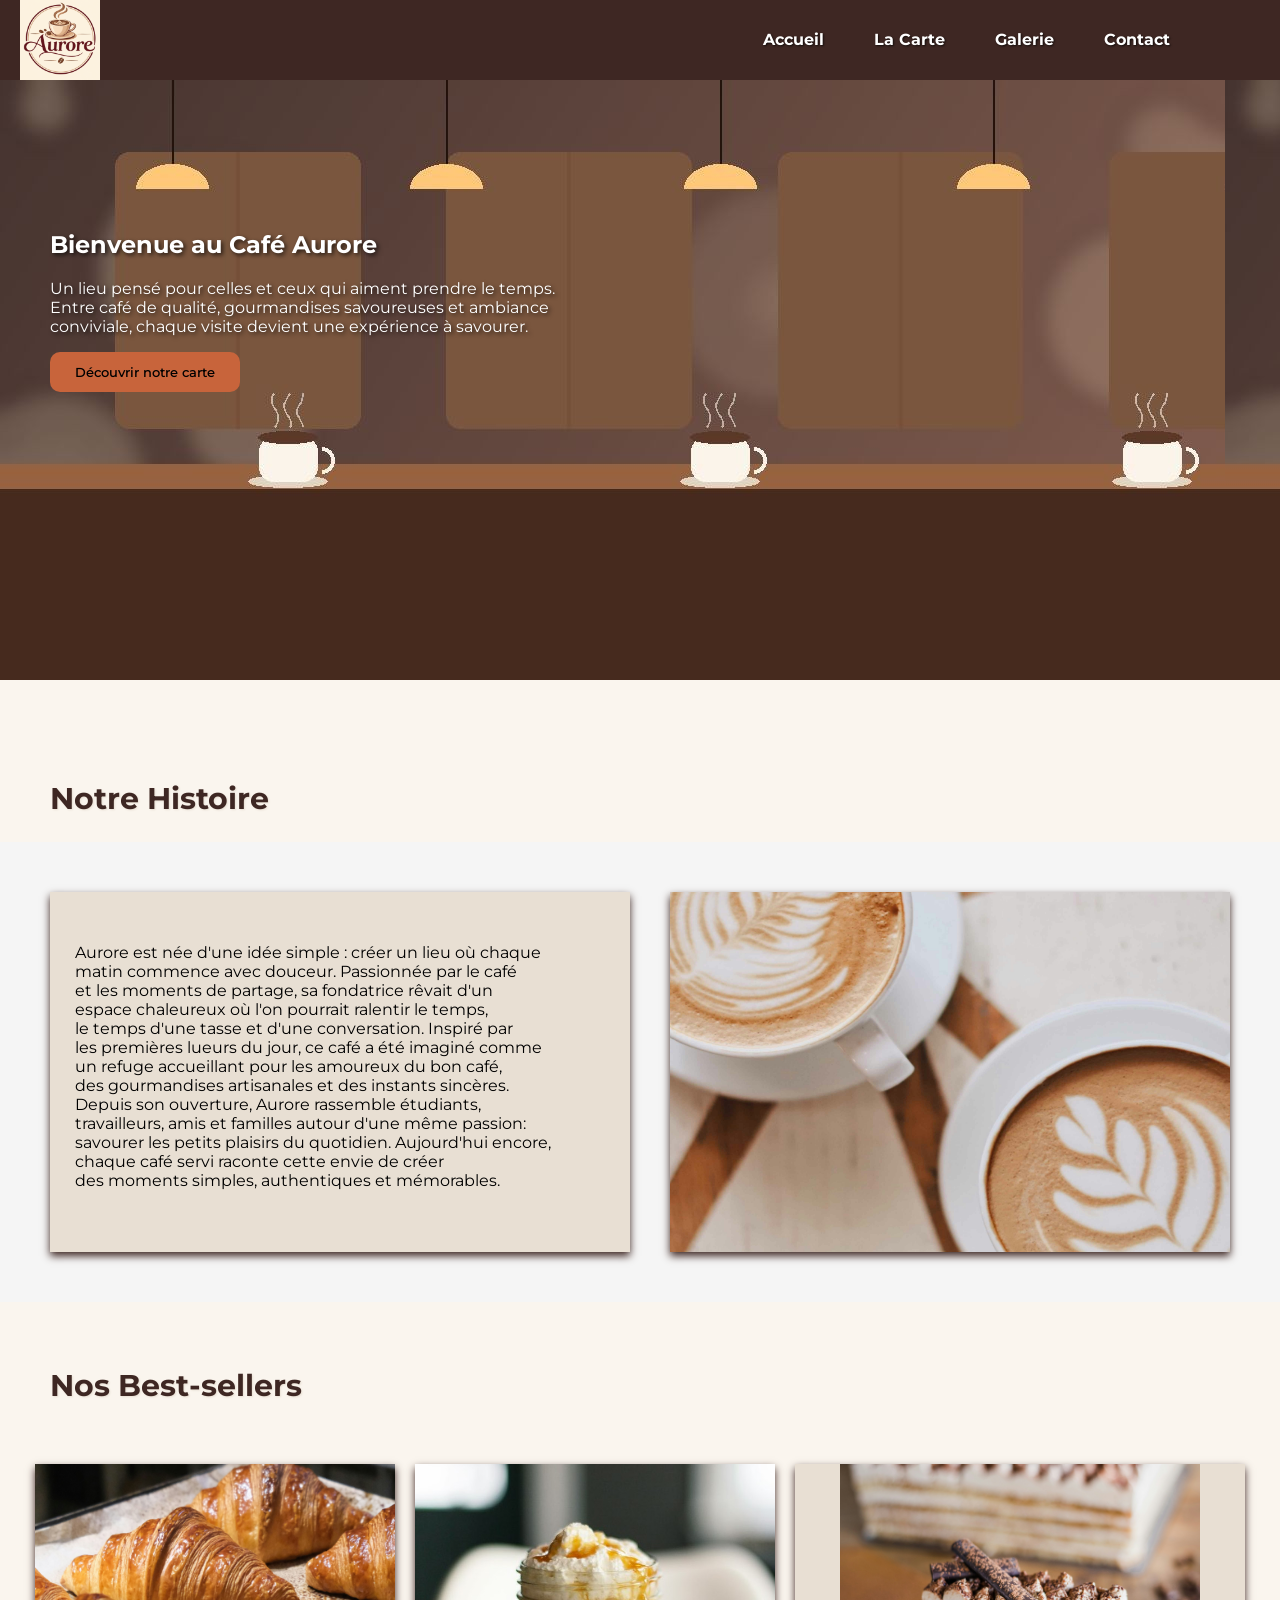
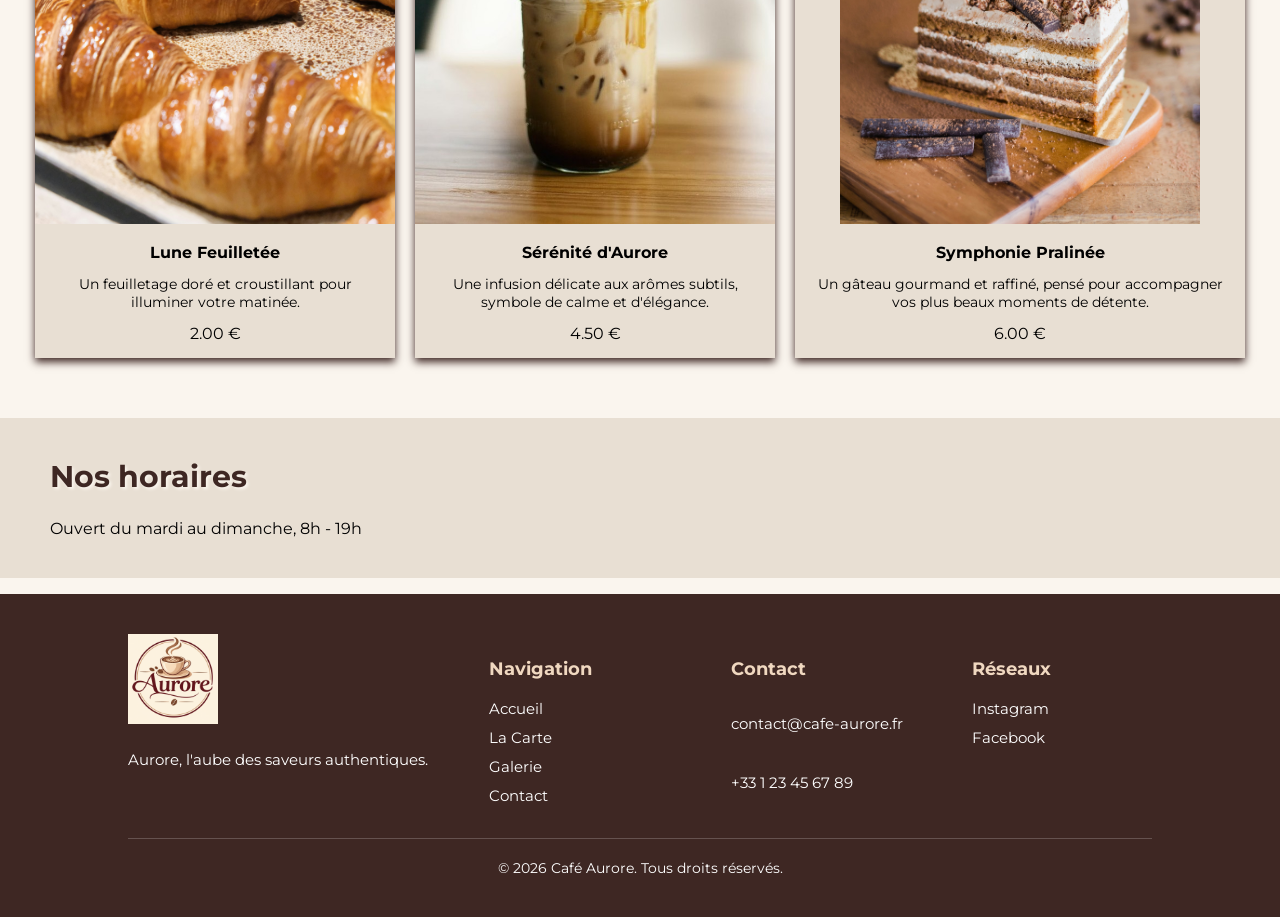
<file: html/index.html>
<!DOCTYPE html>
<html lang="en">
<head>
    <meta charset="UTF-8">
    <meta name="viewport" content="width=device-width, initial-scale=1.0">
    <title>Accueil</title>
    <link rel="preconnect" href="https://fonts.googleapis.com">
<link rel="preconnect" href="https://fonts.gstatic.com" crossorigin>
<link href="https://fonts.googleapis.com/css2?family=Montserrat:ital,wght@0,100..900;1,100..900&display=swap" rel="stylesheet">
    <link rel="stylesheet" href="/css/style.css">
</head>
<body>
    <header>
        <div class="logo">
            <img style="width: 80px; height: 80px;" src="/img/Logo café Aurore au café fumant.png" alt="Logo">
        </div>
        <div class="header-content"></div>
        <nav>
            <ul class="menu0">
                <li><a href="index.html">Accueil</a></li>
                <li><a href="carte.html">La Carte</a></li>
                <li><a href="galerie.html">Galerie</a></li>
                <li><a href="contact.html">Contact</a></li>
            </ul>
        </nav>
    </header>
    <main>
        <section id="z1">
            <h1 class="welcome">Bienvenue au Café Aurore</h1>
            <p class="welcome">Un lieu pensé pour celles et ceux qui aiment prendre le temps.<br> Entre café de qualité, gourmandises savoureuses et ambiance<br>conviviale, chaque visite devient une expérience à savourer.</p>
            <a href="carte.html"><input type="button" value="Découvrir notre carte" class="btn"></a>
        </section>

        <section id="z2">
            <h2 class="histoire">Notre Histoire</h2>
                <div class="story">
                    <div style="width: 560px;" class="story-text">
                        <p>Aurore est née d'une idée simple : créer un lieu où chaque <br> matin commence avec douceur. Passionnée par le café<br>et les moments de partage, sa fondatrice rêvait d'un<br>espace chaleureux où l'on pourrait ralentir le temps,<br>le temps d'une tasse et d'une conversation.

                            Inspiré par<br>les premières lueurs du jour, ce café a été imaginé comme <br>un refuge accueillant pour les amoureux du bon café,<br>des gourmandises artisanales et des instants sincères.<br>Depuis son ouverture, Aurore rassemble étudiants,<br>travailleurs, amis et familles autour d'une même passion:<br> savourer les petits plaisirs du quotidien.

                            Aujourd'hui encore, chaque café servi raconte cette envie de créer <br> des moments simples, authentiques et mémorables.</p>
                    </div>
                    <div style="width: 560px; height: 360px;" class="story-img">
                        <img style="width: 560px; height: 360px;" src="/img/tabitha-turner-CdZcOCBUP98-unsplash.jpg" alt="Story Image">
                    </div>
                </div>
        </section>

        <section id="z3">
            <h2 class="coeur">Nos Best-sellers</h2>
                <div class="cadre">
                    <div class="c1">
                        <div>
                            <img style="width: 360px; height: 360px;" src="/img/arh-lee-P3uyZxdjhX8-unsplash.jpg" alt="Galerie Image 1">
                        </div>
                        <div>
                            <ul>
                                <li class="product-name"><b>Lune Feuilletée</b></li>
                                <li class="product-description">Un feuilletage doré et croustillant pour illuminer votre matinée.</li>
                                <li class="price">2.00 €</li>
                            </ul>
                        </div>
                    </div>
                    <div class="c2">
                        <div>
                            <img style="width: 360px; height: 360px;" src="/img/kari-shea-1e5V69AQjgA-unsplash.jpg" alt="Galerie Image 2">
                        </div>
                        <div>
                            <ul>
                                <li class="product-name"><b>Sérénité d'Aurore</b></li>
                                <li class="product-description">Une infusion délicate aux arômes subtils, symbole de calme et d'élégance.</li>
                                <li class="price">4.50 €</li>
                            </ul>
                        </div>
                    </div>
                    <div class="c3">
                        <div>
                            <img style="width: 360px; height: 360px;" src="/img/anthony-espinosa-6iqpLKqeaE0-unsplash.jpg" alt="Galerie Image 3">
                        </div>
                        <div>
                            <ul>
                                <li class="product-name"><b>Symphonie Pralinée</b></li>
                                <li class="product-description">Un gâteau gourmand et raffiné, pensé pour accompagner vos plus beaux moments de détente.</li>
                                <li class="price">6.00 €</li>
                            </ul>
                        </div>
                    </div>
            </div>
        </section>

        <section id="z4">
            <h2>Nos horaires</h2>
            <p>Ouvert du mardi au dimanche, 8h - 19h</p>
        </section>

    </main>

    <footer>
        <div class="footer-container">

            <div class="footer-col">
                <img src="/img/Logo café Aurore au café fumant.png" alt="Logo Aurore">
                <p>Aurore, l'aube des saveurs authentiques.</p>
            </div>

            <div class="footer-col">
                <h4>Navigation</h4>
                <a href="index.html">Accueil</a>
                <a href="carte.html">La Carte</a>
                <a href="galerie.html">Galerie</a>
                <a href="contact.html">Contact</a>
            </div>

            <div class="footer-col">
                <h4>Contact</h4>
                <p>contact@cafe-aurore.fr</p>
                <p>+33 1 23 45 67 89</p>
            </div>

            <div class="footer-col">
                <h4>Réseaux</h4>
                <a href="#">Instagram</a>
                <a href="#">Facebook</a>
            </div>

        </div>

        <div class="footer-bottom">
            © 2026 Café Aurore. Tous droits réservés.
        </div>
</footer>
</body>
</html>
</file>
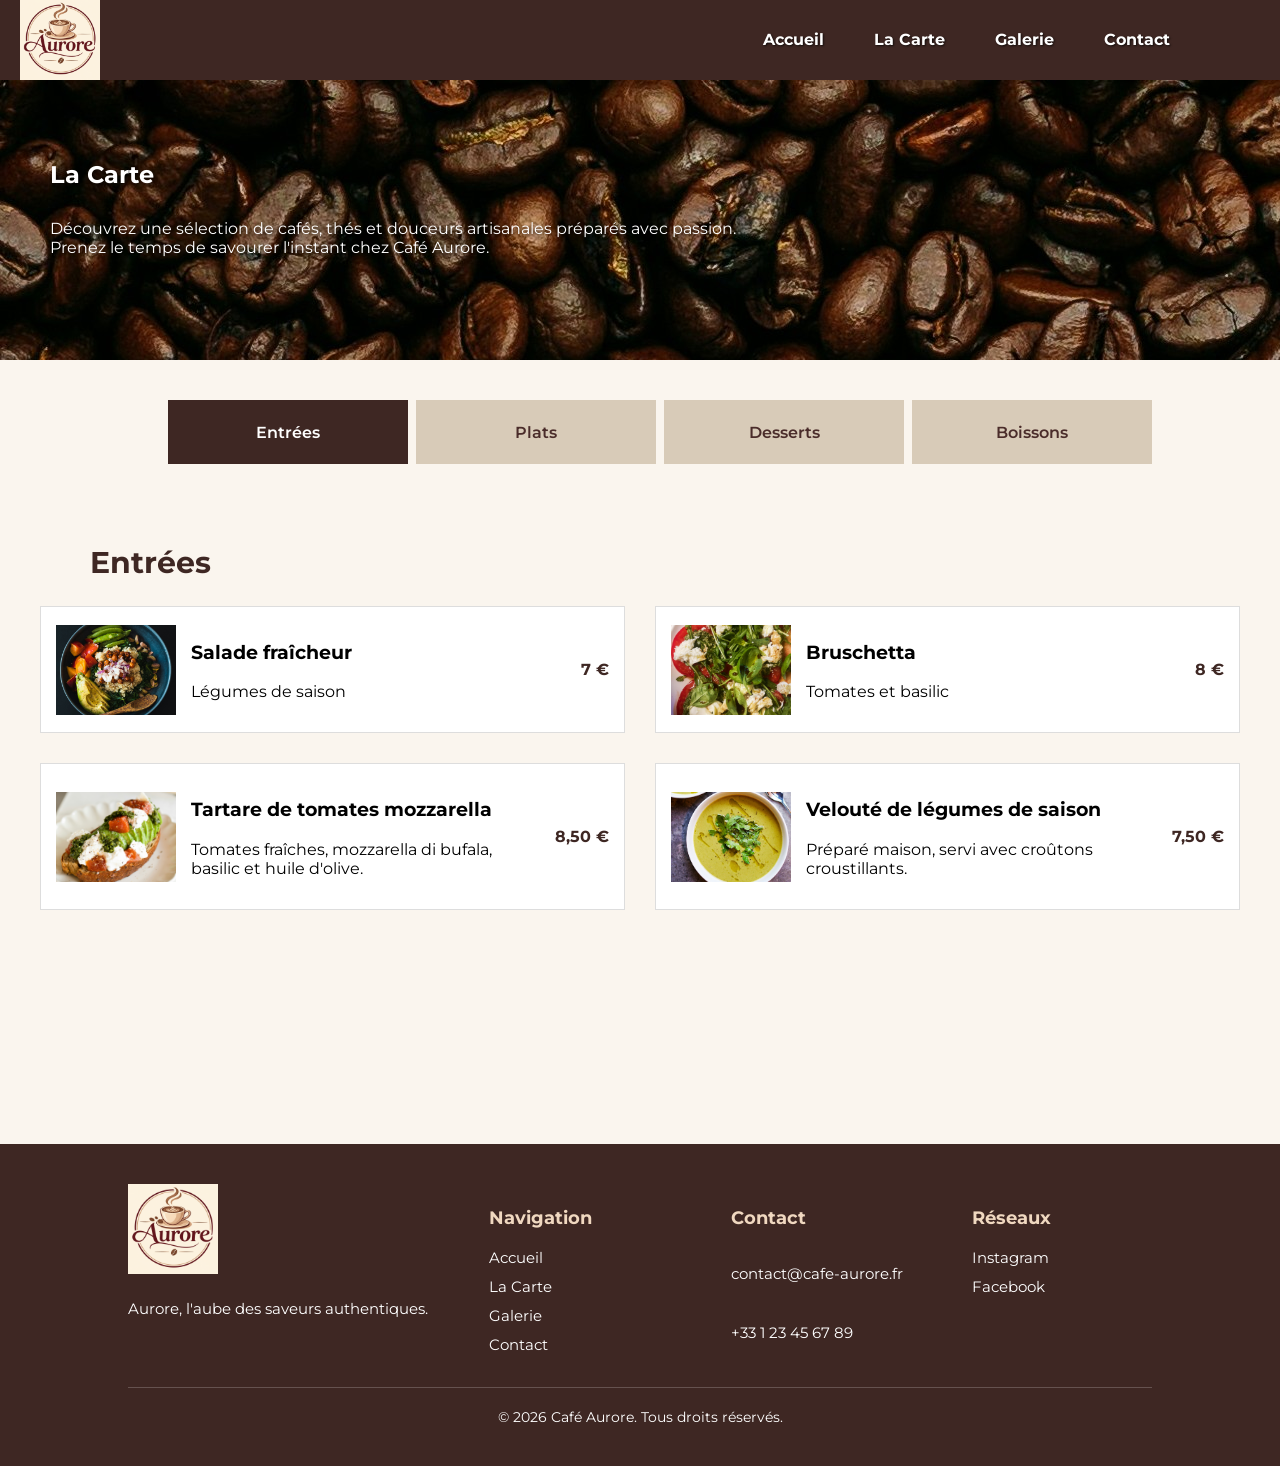
<file: html/carte.html>
<!DOCTYPE html>
<html lang="en">
<head>
    <meta charset="UTF-8">
    <meta name="viewport" content="width=device-width, initial-scale=1.0">
    <title>La Carte</title>
    <link rel="stylesheet" href="/css/style.css">
    <link rel="preconnect" href="https://fonts.gstatic.com" crossorigin>
    <link href="https://fonts.googleapis.com/css2?family=Montserrat:ital,wght@0,100..900;1,100..900&display=swap" rel="stylesheet">
</head>
<body>
    <header>
        <div class="logo">
            <img style="width: 80px; height: 80px;" src="/img/Logo café Aurore au café fumant.png" alt="Logo">
        </div>
        <div class="header-content"></div>
        <nav>
            <ul class="menu0">
                <li><a href="index.html">Accueil</a></li>
                <li><a href="carte.html">La Carte</a></li>
                <li><a href="galerie.html">Galerie</a></li>
                <li><a href="contact.html">Contact</a></li>
            </ul>
        </nav>
    </header>

    <main>
        <section id="bandeau">
            <h1 class="titre1">La Carte</h1>
            <p class="titre2">Découvrez une sélection de cafés, thés et douceurs artisanales préparés avec passion.<br>Prenez le temps de savourer l'instant chez Café Aurore.</p>
        </section>
    <section class="menu">
            <input type="radio" name="onglet" id="entrees" checked>
            <input type="radio" name="onglet" id="plats">
            <input type="radio" name="onglet" id="desserts">
            <input type="radio" name="onglet" id="boissons">

            <div class="tabs">
                <label for="entrees">Entrées</label>
                <label for="plats">Plats</label>
                <label for="desserts">Desserts</label>
                <label for="boissons">Boissons</label>
            </div>

            <div class="contenus">

                <div class="tab-content content-entrees">
                    <h2>Entrées</h2>

                    <div class="cards">
                        <article class="card">
                            <img src="/img/sonny-mauricio-yhc4pSbl01A-unsplash.jpg" alt="">
                            <div>
                                <h3>Salade fraîcheur</h3>
                                <p>Légumes de saison</p>
                            </div>
                            <span>7 €</span>
                        </article>

                        <article class="card">
                            <img src="/img/lobacheva-ina-2qsJ_jZ7aTQ-unsplash.jpg" alt="">
                            <div>
                                <h3>Bruschetta</h3>
                                <p>Tomates et basilic</p>
                            </div>
                            <span>8 €</span>
                        </article>
                        <article class="card">
                            <img src="/img/bakd-raw-by-karolin-baitinger-UQd2-fWoYp4-unsplash.jpg" alt="">
                            <div>
                                <h3>Tartare de tomates mozzarella</h3>
                                <p>Tomates fraîches, mozzarella di bufala, basilic et huile d'olive.</p>
                            </div>
                            <span>8,50 €</span>
                        </article>
                        <article class="card">
                            <img src="/img/megan-bucknall-qav5LFLbSUk-unsplash.jpg" alt="">
                            <div>
                                <h3>Velouté de légumes de saison</h3>
                                <p>Préparé maison, servi avec croûtons croustillants.</p>
                            </div>
                            <span>7,50 €</span>
                        </article>
                    </div>
                </div>

                <div class="tab-content content-plats">
                    <h2>Plats</h2>

                    <div class="cards">
                        <article class="card">
                            <img src="/img/jonathan-pielmayer-FQWtCUiE4GM-unsplash.jpg" alt="">
                            <div>
                                <h3>Croque Aurore</h3>
                                <p>Jambon, comté, béchamel</p>
                            </div>
                            <span>9,50 €</span>
                        </article>

                        <article class="card">
                            <img src="/img/taylor-walling-t_cbBvwE3aQ-unsplash.jpg" alt="">
                            <div>
                                <h3>Quiche du jour</h3>
                                <p>Légumes de saison</p>
                            </div>
                            <span>8,50 €</span>
                        </article>
                        <article class="card">
                            <img src="/img/amirali-mirhashemian-jh5XyK4Rr3Y-unsplash.jpg" alt="">
                            <div>
                                <h3>Burger Aurore</h3>
                                <p>Steak haché, cheddar, oignons confits, salade et frites maison.</p>
                            </div>
                            <span>13,50 €</span>
                        </article>
                        <article class="card">
                            <img src="/img/karolina-kolodziejczak-iy7oJwLXyPw-unsplash.jpg" alt="">
                            <div>
                                <h3>Pâtes crémeuses au saumon</h3>
                                <p>LTagliatelles, saumon fumé, crème citronnée et aneth.</p>
                            </div>
                            <span>12,50 €</span>
                        </article>
                    </div>
                </div>

                <div class="tab-content content-desserts">
                    <h2>Desserts</h2>

                    <div class="cards">
                        <article class="card">
                            <img src="/img/marianna-ole-4El3DUkQs2g-unsplash.jpg" alt="">
                            <div>
                                <h3>Tiramisu</h3>
                                <p>Recette maison</p>
                            </div>
                            <span>5 €</span>
                        </article>
                        <article class="card">
                            <img src="/img/anthony-espinosa-6iqpLKqeaE0-unsplash.jpg" alt="">
                            <div>
                                <h3>Symphonie Pralinée</h3>
                                <p>Gateau au praliné artisanale</p>
                            </div>
                            <span>5 €</span>
                        </article>
                        <article class="card">
                            <img src="/img/alex-bayev-e3p5eGEVwf4-unsplash.jpg" alt="">
                            <div>
                                <h3>Crumble pommes-cannelle</h3>
                                <p>Pommes fondantes, biscuit croustillant et caramel maison.</p>
                            </div>
                            <span>5,50 €</span>
                        </article>
                    </div>
                </div>

                <div class="tab-content content-boissons">
                    <h2>Boissons</h2>

                    <div class="cards">
                        <article class="card">
                            <img src="/img/monika-grabkowska-VbkrCpVF7yk-unsplash.jpg" alt="">
                            <div>
                                <h3>Sérénité d'Aurore</h3>
                                <p>Infusion de fleurs</p>
                            </div>
                            <span>3,50 €</span>
                        </article>
                        <article class="card">
                            <img src="/img/caleb-_hnL_961xTk-unsplash.jpg" alt="">
                            <div>
                                <h3>Cappuccino</h3>
                                <p>Mousse de lait onctueuse</p>
                            </div>
                            <span>4,50 €</span>
                        </article>
                        <article class="card">
                            <img src="/img/karthick-gislen-GHnsgYYsY8M-unsplash.jpg" alt="">
                            <div>
                                <h3>Chocolat chaud gourmand</h3>
                                <p>Chocolat artisanal, chantilly maison.</p>
                            </div>
                            <span>4,50 €</span>
                        </article>
                        <article class="card">
                            <img src="/img/kari-shea-1e5V69AQjgA-unsplash.jpg" alt="">
                            <div>
                                <h3>Iced coffee latte</h3>
                                <p>Café noir glacé, lait froid et mousse de lait.</p>
                            </div>
                            <span>4,50 €</span>
                        </article>
                    </div>
                </div>

            </div>
    </section>
    </main>

    <footer>
        <div class="footer-container">

            <div class="footer-col">
                <img src="/img/Logo café Aurore au café fumant.png" alt="Logo Aurore">
                <p>Aurore, l'aube des saveurs authentiques.</p>
            </div>

            <div class="footer-col">
                <h4>Navigation</h4>
                <a href="index.html">Accueil</a>
                <a href="carte.html">La Carte</a>
                <a href="galerie.html">Galerie</a>
                <a href="contact.html">Contact</a>
            </div>

            <div class="footer-col">
                <h4>Contact</h4>
                <p>contact@cafe-aurore.fr</p>
                <p>+33 1 23 45 67 89</p>
            </div>

            <div class="footer-col">
                <h4>Réseaux</h4>
                <a href="#">Instagram</a>
                <a href="#">Facebook</a>
            </div>

        </div>

        <div class="footer-bottom">
            © 2026 Café Aurore. Tous droits réservés.
        </div>
    </footer>
</body>
</html>
</file>
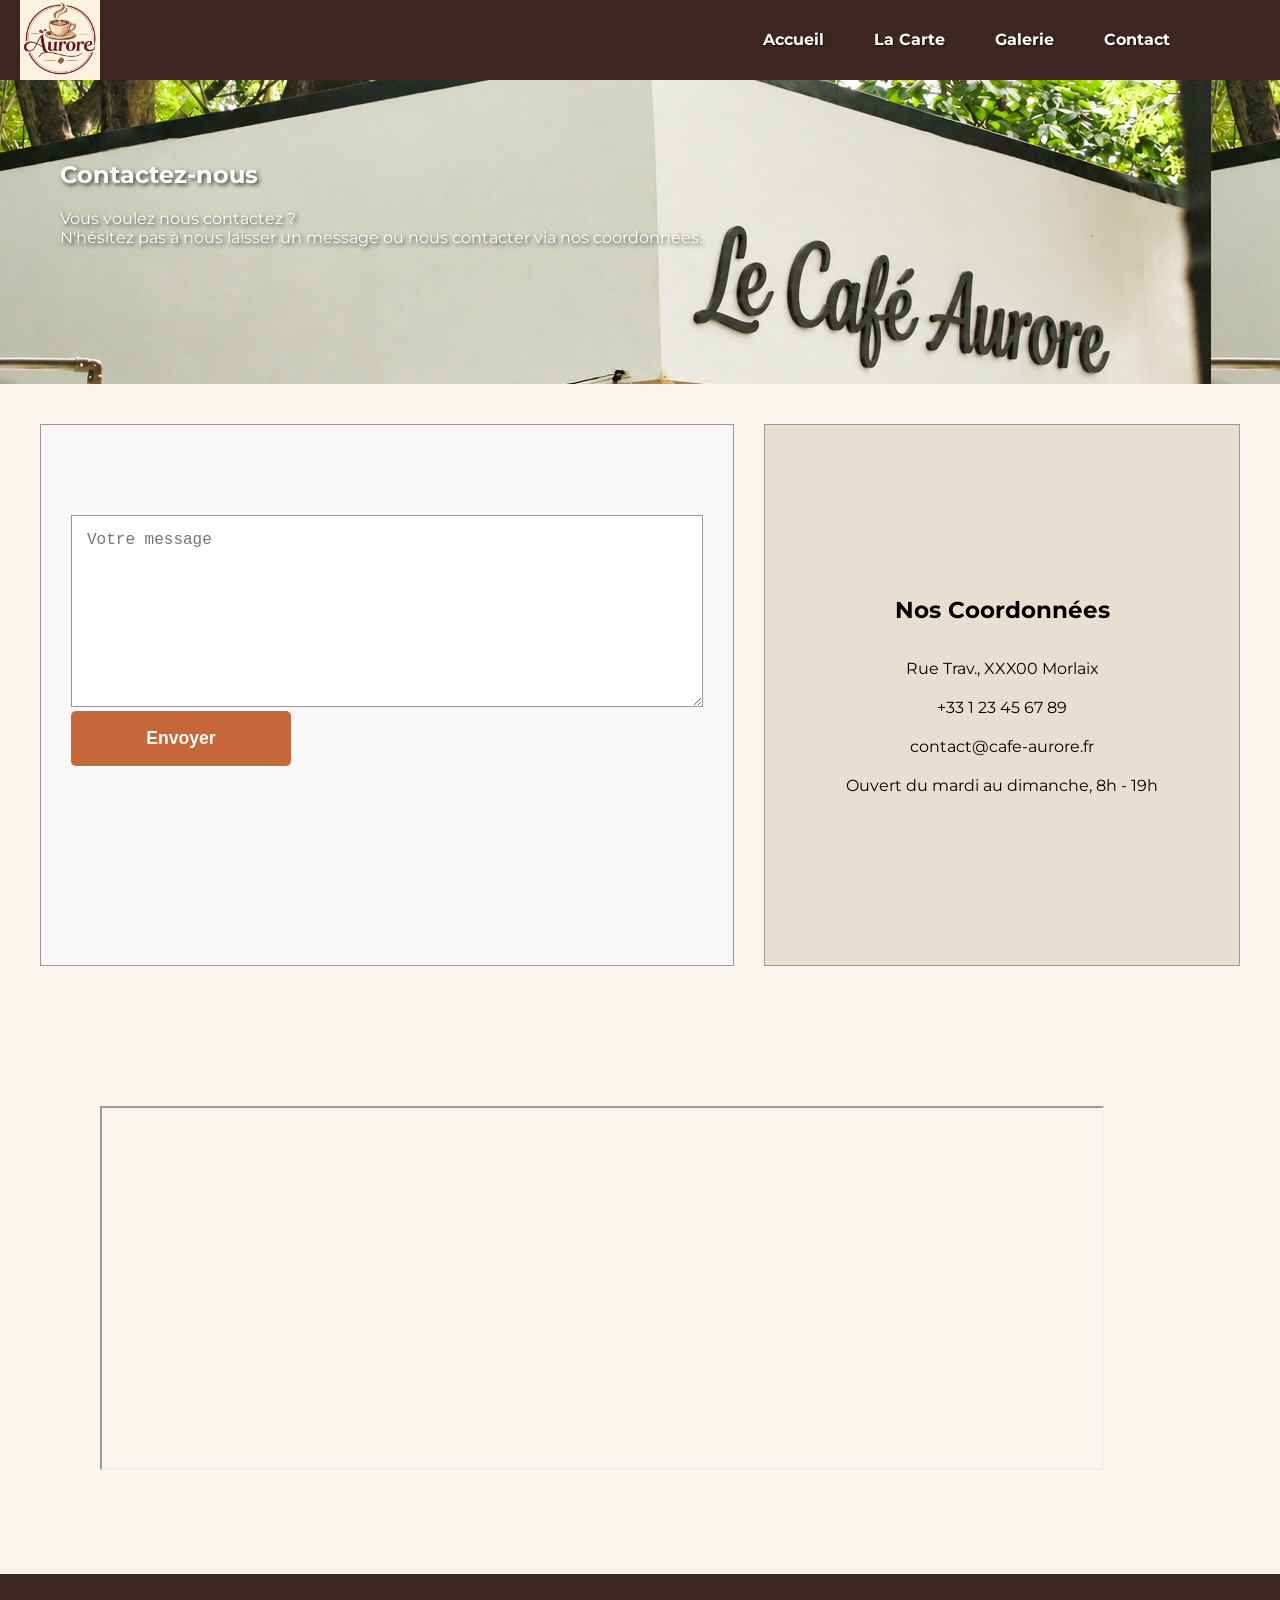
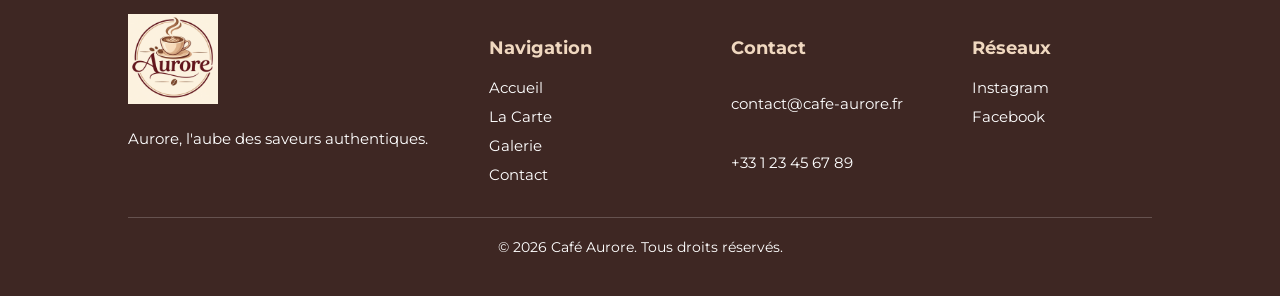
<file: html/contact.html>
<!DOCTYPE html>
<html lang="en">
<head>
    <meta charset="UTF-8">
    <meta name="viewport" content="width=device-width, initial-scale=1.0">
    <title>Contact</title>
    <link rel="stylesheet" href="/css/style.css">
    <link rel="preconnect" href="https://fonts.gstatic.com" crossorigin>
    <link href="https://fonts.googleapis.com/css2?family=Montserrat:ital,wght@0,100..900;1,100..900&display=swap" rel="stylesheet">
</head>
<body>
    <header>
        <div class="logo">
            <img style="width: 80px; height: 80px;" src="/img/Logo café Aurore au café fumant.png" alt="Logo">
        </div>
        <div class="header-content"></div>
        <nav>
            <ul class="menu0">
                <li><a href="index.html">Accueil</a></li>
                <li><a href="carte.html">La Carte</a></li>
                <li><a href="galerie.html">Galerie</a></li>
                <li><a href="contact.html">Contact</a></li>
            </ul>
        </nav>
    </header>

    <main>
        <section id="bandeau2">
            <h1 class="titre-cont">Contactez-nous</h1>
            <p class="sous-titre">Vous voulez nous contactez ? <br> N'hésitez pas à nous laisser un message ou nous contacter via nos coordonnées.</p>
        </section>
        <section id="contact">
            <div class="msg">
                <form>
                    <textarea placeholder="Votre message" rows="8" required></textarea>
                    <button type="submit">Envoyer</button>
                </form>

            </div>
            <div class="coord">
                <p style="font-size: 23px;margin-bottom: 25px;"><b>Nos Coordonnées</b></p>
                <p>Rue Trav., XXX00 Morlaix</p>
                <p>+33 1 23 45 67 89</p>
                <P>contact@cafe-aurore.fr</P>
                <p>Ouvert du mardi au dimanche, 8h - 19h</p>
            </div>
        </section>
        <section id="map0">
            <iframe class="map" style="height: 360px; width: 1000px;" src="https://www.google.com/maps/embed?pb=!1m18!1m12!1m3!1d168943.44072371186!2d-3.9667795835937496!3d48.576504199999995!2m3!1f0!2f0!3f0!3m2!1i1024!2i768!4f13.1!3m3!1m2!1s0x4811610d7dde0abb%3A0x8ab1466c89e7b6fb!2sCaf%C3%A9%20de%20L'Aurore!5e0!3m2!1sfr!2sfr!4v1793908469936!5m2!1sfr!2sfr" width="600" height="450" style="border:0;" allowfullscreen="" loading="lazy" referrerpolicy="strict-origin-when-cross-origin"></iframe>
        </section>
    </main>

       <footer>
        <div class="footer-container">

            <div class="footer-col">
                <img src="/img/Logo café Aurore au café fumant.png" alt="Logo Aurore">
                <p>Aurore, l'aube des saveurs authentiques.</p>
            </div>

            <div class="footer-col">
                <h4>Navigation</h4>
                <a href="index.html">Accueil</a>
                <a href="carte.html">La Carte</a>
                <a href="galerie.html">Galerie</a>
                <a href="contact.html">Contact</a>
            </div>

            <div class="footer-col">
                <h4>Contact</h4>
                <p>contact@cafe-aurore.fr</p>
                <p>+33 1 23 45 67 89</p>
            </div>

            <div class="footer-col">
                <h4>Réseaux</h4>
                <a href="#">Instagram</a>
                <a href="#">Facebook</a>
            </div>

        </div>

        <div class="footer-bottom">
            © 2026 Café Aurore. Tous droits réservés.
        </div>
</footer>
</body>
</html>
</file>
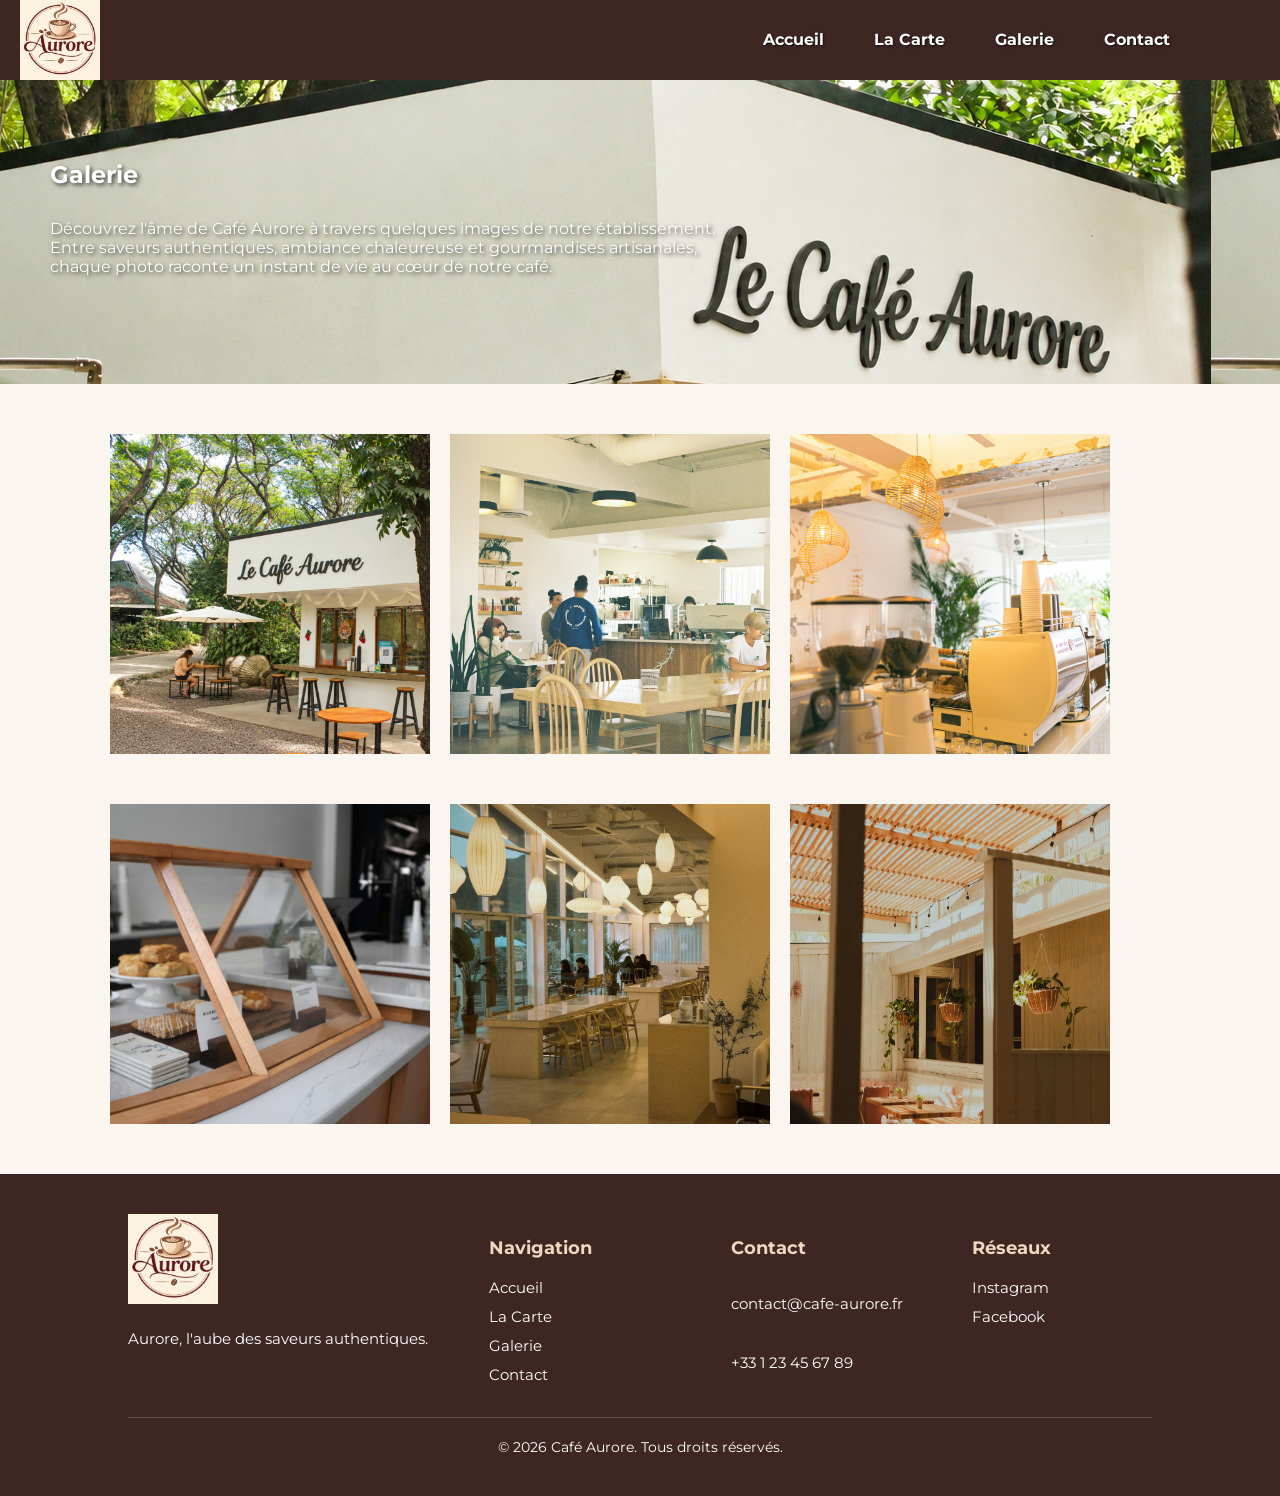
<file: html/galerie.html>
<!DOCTYPE html>
<html lang="en">
<head>
    <meta charset="UTF-8">
    <meta name="viewport" content="width=device-width, initial-scale=1.0">
    <title>Galerie</title>
        <link rel="stylesheet" href="/css/style.css">
        <link rel="preconnect" href="https://fonts.gstatic.com" crossorigin>
        <link href="https://fonts.googleapis.com/css2?family=Montserrat:ital,wght@0,100..900;1,100..900&display=swap" rel="stylesheet">

</head>
<body>
    <header>
        <div class="logo">
            <img style="width: 80px; height: 80px;" src="/img/Logo café Aurore au café fumant.png" alt="Logo">
        </div>
        <div class="header-content"></div>
        <nav>
            <ul class="menu0">
                <li><a href="index.html">Accueil</a></li>
                <li><a href="carte.html">La Carte</a></li>
                <li><a href="galerie.html">Galerie</a></li>
                <li><a href="contact.html">Contact</a></li>
            </ul>
        </nav>
    </header>

    <main>
        <section id="bandeau2">
            <h1 class="titre1">Galerie</h1>
            <p class="titre2">Découvrez l'âme de Café Aurore à travers quelques images de notre établissement.<br>Entre saveurs authentiques, ambiance chaleureuse et gourmandises artisanales,<br>chaque photo raconte un instant de vie au cœur de notre café.</p>
        </section>

        <section id="galerie">
            <div class="rang1">
                <img style="width: 320px; height: 320px;" src="/img/Café Aurore au cœur des bois.png" alt="Galerie Image 1">
                <img style="width: 320px; height: 320px;" src="/img/sean-lee-tJ41lWfqCOc-unsplash.jpg" alt="Galerie Image 2">
                <img style="width: 320px; height: 320px;" src="/img/sq-lim-VNT0TydQM0w-unsplash.jpg" alt="Galerie Image 3">
            </div>
            <div class="rang2">
                <img style="width: 320px; height: 320px;"src="/img/scott-nothwehr-8ahrsSrXUd0-unsplash.jpg" alt="Galerie Image 4">
                <img style="width: 320px; height: 320px;" src="/img/minku-kang-67EZZZl6jeI-unsplash.jpg" alt="Galerie Image 5">
                <img style="width: 320px; height: 320px;" src="/img/megan-nixon-aPdWl8uj0j0-unsplash.jpg" alt="Galerie Image 6">
            </div>
        </section>
    </main>

    <footer>
        <div class="footer-container">

            <div class="footer-col">
                <img src="/img/Logo café Aurore au café fumant.png" alt="Logo Aurore">
                <p>Aurore, l'aube des saveurs authentiques.</p>
            </div>

            <div class="footer-col">
                <h4>Navigation</h4>
                <a href="index.html">Accueil</a>
                <a href="carte.html">La Carte</a>
                <a href="galerie.html">Galerie</a>
                <a href="contact.html">Contact</a>
            </div>

            <div class="footer-col">
                <h4>Contact</h4>
                <p>contact@cafe-aurore.fr</p>
                <p>+33 1 23 45 67 89</p>
            </div>

            <div class="footer-col">
                <h4>Réseaux</h4>
                <a href="#">Instagram</a>
                <a href="#">Facebook</a>
            </div>

        </div>

        <div class="footer-bottom">
            © 2026 Café Aurore. Tous droits réservés.
        </div>
</footer>
</body>
</html>
</file>
<file: css/style.css>
body {
    margin: 0;
    padding: 0;
    font-family: 'Montserrat';
    background-color: #FAF5EE;
}

header {
    background-color: #3E2723;
    display: flex;
    height: 80px;
    position: sticky;
}

.header-content {
    flex: 1;
    display: flex;
    justify-content: center;
    align-items: center;
}

.logo img {
    margin-left: 20px;
}

.menu0 {
    list-style-type: none;
    margin-top: 15px;
    margin-right: 80px;
    display: flex;
    gap: 20px;
}

.menu0 li a {
    color: #fff;
    text-decoration: none;
    font-weight: bold;
    padding: 10px 15px;
    transition: background-color 0.3s, color 0.3s;
    text-shadow: 1px 1px 2px rgba(0, 0, 0, 0.7);
}

.menu0 a:hover {
    color: #d7b18a;
    transition: 0.3s;
}

#z1{
    background-image: url('/img/hero-accueil.jpg');
    width: 100%1440px;
    height: 450px;
    padding-top: 150px;
    padding-left: 50px;
}
.welcome{
    margin-top: 0;
    color: white;
    text-align: justify;
    text-shadow: 2px 2px 4px rgba(0, 0, 0, 0.7);
}

.histoire{
    text-align: left;
    font-size: 30px;
    color: #3E2723;
    text-shadow: 1px 1px 2px #E8DFD3;
    margin-left: 50px;
    margin-top: 60px;
}
.story{
    display: flex;
    justify-content: space-around;
    padding: 50px;
    gap: 40px;
    background-color: #f5f5f5;
}

.story-text{
    padding: 25px;
    padding-top: 35px;
    background-color: #E8DFD3;
    box-shadow: 0 4px 8px #3E2723;
}

.story-img {
    box-shadow: 0 4px 8px #3E2723;
}
  
.cadre {
    display: flex;
    gap: 20px;
    padding: 35px;
}

.c1, .c2, .c3 {
    background-color: #E8DFD3;
    box-shadow: 0 4px 8px #3E2723;
    text-align: center;
}

ul {
    list-style-type: none;
    padding: 15px;
    gap: 10px;
    margin: 0;
}

.product-name {
    margin-bottom: 13px;
}

.price{
    margin-top: 13px;
}

.product-description {
    margin-top: 10px;
    margin-bottom: 10px;
    font-size: 14px;
}

.coeur{
    text-align: left;
    font-size: 30px;
    color: #3E2723;
    text-shadow: 1px 1px 2px #E8DFD3;
    margin-left: 50px;
}

#z4{
    background-color: #E8DFD3;
}

h2 {
    text-align: left;
    font-size: 30px;
    color: #3E2723;
    text-shadow: 2px 2px 3px #FAF5EE;
    margin-left: 50px;
    padding-top: 40px;
}

#z4 p {
    margin-top: 0;
    margin-left: 50px;
    padding-bottom: 40px;
}

footer {
    background-color: #3E2723;
    color: white;
    padding: 40px 10%;
}

.footer-container {
    display: flex;
    justify-content: space-between;
    align-items: flex-start;
    gap: 40px;
    flex-wrap: wrap;
}

.footer-col {
    display: flex;
    flex-direction: column;
    gap: 10px;
    min-width: 180px;
}

.footer-col img {
    width: 90px;
    height: auto;
}

.footer-col h4 {
    margin-bottom: 10px;
    font-size: 1.1rem;
    color: #f0d8c0;
}

.footer-col p,
.footer-col a {
    color: white;
    text-decoration: none;
    font-size: 0.95rem;
}

.footer-col a:hover {
    color: #d7b18a;
    transition: 0.3s;
}

.footer-bottom {
    text-align: center;
    margin-top: 30px;
    padding-top: 20px;
    border-top: 1px solid rgba(255,255,255,0.2);
    font-size: 0.9rem;
}

#bandeau {
    background-image: url('/img/karsten-winegeart-l24eJZ9cIQk-unsplash.jpg'); width: 100%; height: 280px;

}

.titre1{
    margin-top: 0;
    padding-top: 80px;
    padding-left: 50px;
    color: white;
    text-align: justify;
    text-shadow: 2px 2px 4px rgba(0, 0, 0, 0.7);
}

.titre2{
    margin-top: 0;
    padding-top: 10px;
    padding-left: 50px;
    color: white;
    text-align: justify;
    text-shadow: 2px 2px 4px rgba(0, 0, 0, 0.7);
}

input[type="radio"]{
    display:none;
}

.tabs{
    display:flex;
    justify-content:center;
    gap:8px;
    margin:40px 0;
    padding-left: 40px;
}

.tabs label{
    width:240px;
    height:64px;
    background:#d8cbb8;
    color:#4a2c2a;
    font-weight:600;
    cursor:pointer;

    display:flex;
    justify-content:center;
    align-items:center;

    transition:.3s;
}

.tabs label:hover{
    background:#c9b79c;
}


#entrees:checked ~ .tabs label[for="entrees"],
#plats:checked ~ .tabs label[for="plats"],
#desserts:checked ~ .tabs label[for="desserts"],
#boissons:checked ~ .tabs label[for="boissons"]{
    background:#3E2723;
    color:white;
}

.tab-content{
    display:none;
    animation:fade .3s ease;
}

#entrees:checked ~ .contenus .content-entrees{
    display:block;
}

#plats:checked ~ .contenus .content-plats{
    display:block;
}

#desserts:checked ~ .contenus .content-desserts{
    display:block;
}

#boissons:checked ~ .contenus .content-boissons{
    display:block;
}

.cards{
    display:grid;
    grid-template-columns:repeat(2,1fr);
    gap:30px;
}

.card{
    display:flex;
    align-items:center;
    gap:15px;
    padding:15px;
    border:1px solid #ddd;
    background:white;
}

.card img{
    width:120px;
    height:90px;
    object-fit:cover;
}

.card div{
    flex:1;
}

.card span{
    color:#3E2723;
    font-weight:bold;
}

.contenus{
    max-width: 1200px;
    margin: 40px auto;
    height:600px;
    
}

#bandeau2 {
    background-image: url('/img/Le\ Café\ Aurore\ sous\ les\ arbres.png');
    width: 100%;
    height: 304px;
    ;
}

.menu{
    justify-content: center;
}

#galerie{
    margin-left: 110px;
}

.rang1 {
    display: flex;
    gap: 20px;
    margin-top: 50px;
    margin-bottom: 50px;
}
.rang2 {
    display: flex;
    gap: 20px;
    margin-bottom: 50px;

}
.map{
    margin: 100px;
}

.btn {
    background-color: #C8643B;
    border-radius: 4px;
    box-shadow: #3E2723;
    border: none;
    padding: 12px 25px;
    border-radius: 10px;
    font-weight: 540;
    cursor: pointer;
    transition: all 0.3s ease;
    font-family: 'Montserrat';
}

.btn:hover {
    background-color: #3E2723;
    transform: translateY(-3px);
    box-shadow: 0 8px 15px rgba(139, 46, 60, 0.3);
    color: white;
}

.btn:active {
    transform: translateY(0);
    box-shadow: none;
}

#contact {
    width: 1200px;
    margin: 0 auto;
    padding: 40px 0;

    display: flex;
    justify-content: space-between;
    gap: 30px;
}

.msg {
    width: 640px;
    height: 420px;
    background-color: #f8f8f8;
    border: 1px solid #999;
    padding: 30px;
    padding-top: 90px;
    display: flex;
    flex-direction: column;
    justify-content: space-between;
}

.msg textarea {
    width: 600px;
    height: 160px;
    padding: 15px;
    border: 1px solid #999;
    font-size: 1rem;
}

.msg button {
    width: 220px;
    height: 55px;
    background-color: #c5663b;
    color: white;
    border: none;
    border-radius: 5px;
    font-size: 1.1rem;
    font-weight: bold;
    cursor: pointer;
}

.coord {
    width: 520px;
    background-color: #E8DFD3;
    border: 1px solid #999;
    display: flex;
    flex-direction: column;
    justify-content: center;
    align-items: center;
    text-align: center;
}

.coord h2 {
    margin-bottom: 30px;
    color: #4a2d27;
}

.coord p {
    margin: 10px 0;
}


.titre-cont{
    margin-top: 0;
    color: white;
    text-align: justify;
    text-shadow: 2px 2px 4px rgba(0, 0, 0, 0.7);
    padding-top: 80px;
    padding-left: 60px;
}

.sous-titre {
    margin-top: 0;
    color: white;
    text-align: justify;
    text-shadow: 2px 2px 4px rgba(0, 0, 0, 0.7);
    padding-left: 60px;
}

@media screen and (max-width: 768px) {

    body{
        overflow-x:hidden;
    }

    img{
        max-width:100%;
        height:auto;
    }

    header{
        height:auto;
        padding:15px;
        flex-direction:column;
        align-items:center;
    }

    .header-content{
        flex-direction:column;
    }

    .menu0{
        margin:15px 0 0 0;
        flex-wrap:wrap;
        justify-content:center;
        gap:10px;
        padding:0;
    }

    #z1,
    #bandeau,
    #bandeau2{
        height:420px;
        background-position:center;
        background-size:cover;
        padding:40px 24px;
    }

    .welcome,
    .titre1,
    .titre2,
    .titre-cont,
    .sous-titre{
        padding-left:0;
        text-align:left;
    }

    h1{
        font-size:2.5rem;
    }

    .story{
        flex-direction:column;
        padding:24px;
        gap:24px;
    }

    .story-text{
        width:auto;
    }

    .story-img img{
        width:100%;
    }

    .histoire,
    .coeur,
    h2{
        margin-left:24px;
        margin-right:24px;
        font-size:28px;
    }

    .cadre{
        flex-direction:column;
        padding:24px;
    }

    .c1,
    .c2,
    .c3{
        width:100%;
    }

    .tabs{
        flex-wrap:wrap;
        padding:0 20px;
    }

    .tabs label{
        width:100%;
    }

    .cards{
        grid-template-columns:1fr;
    }

    .card{
        flex-direction:column;
        text-align:center;
    }

    .card img{
        width:100%;
        height:220px;
    }

    .contenus{
        height:auto;
        padding:0 20px;
    }

    #galerie{
        margin-left:24px;
        margin-right:24px;
    }

    .rang1,
    .rang2{
        flex-direction:column;
        align-items:center;
    }

    .rang1 img,
    .rang2 img{
        width:100%;
        max-width:327px;
    }

    #contact{
        width:auto;
        padding:24px;
        flex-direction:column;
    }

    .msg{
        width:auto;
        height:auto;
        padding:24px;
    }

    .msg textarea{
        width:100%;
        box-sizing:border-box;
    }

    .msg button{
        width:100%;
        margin-top:20px;
    }

    .coord{
        width:auto;
        padding:30px 20px;
    }

    .map{
        margin:24px;
    }

    .map iframe{
        width:100%;
        height:300px;
    }

    footer{
        padding:40px 24px;
    }

    .footer-container{
        flex-direction:column;
        align-items:center;
        text-align:center;
    }

    .footer-col{
        align-items:center;
    }
}
</file>
